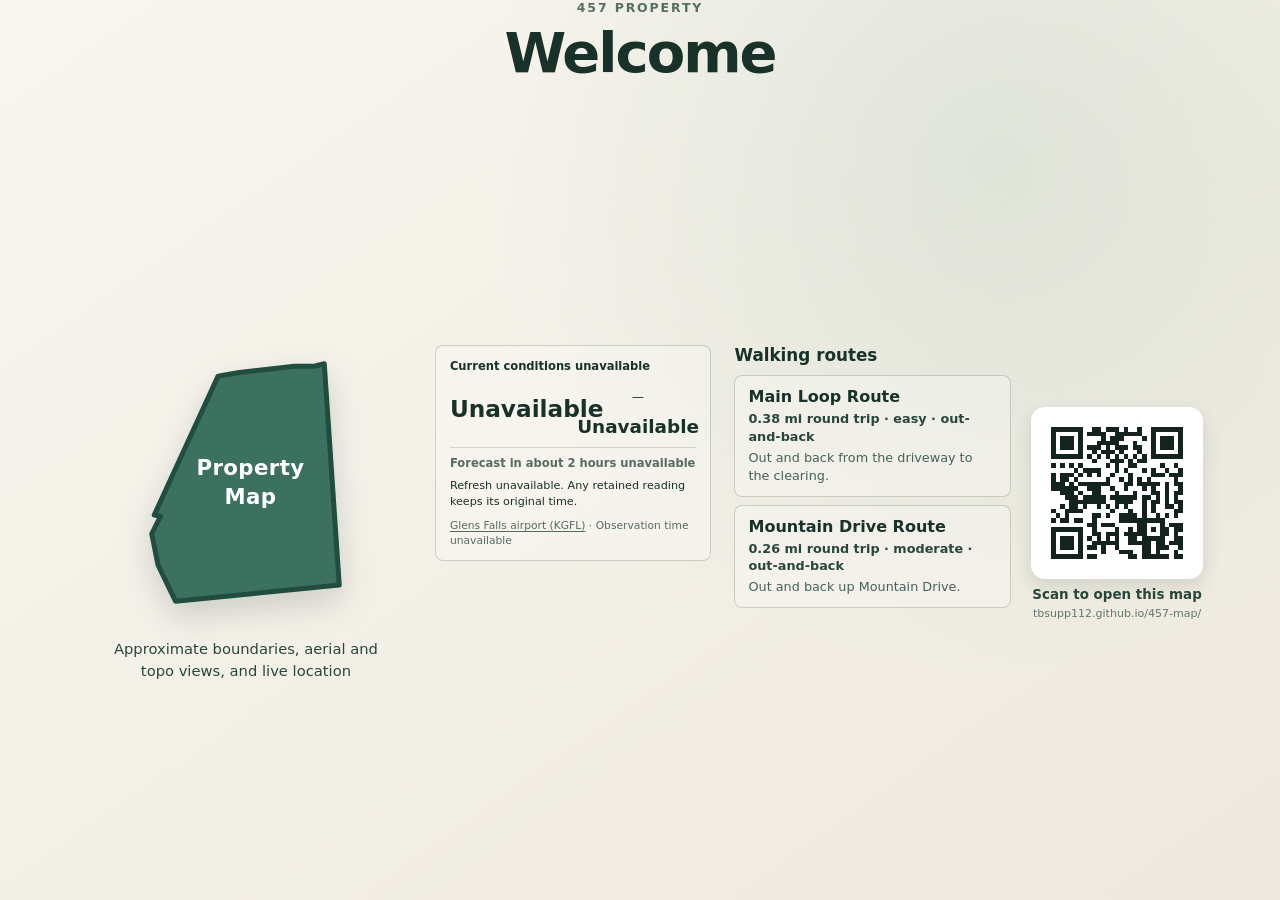
<file: index.html>
<!doctype html>
<html lang="en">
<head>
  <meta charset="utf-8">
  <meta name="viewport" content="width=device-width, initial-scale=1, viewport-fit=cover">
  <meta name="theme-color" content="#f3f0e8">
  <title>457 Property</title>
  <link rel="icon" href="data:,">
  <link rel="stylesheet" href="shared.css?v=20261123-1">
  <link rel="stylesheet" href="home.css?v=20261123-1">
</head>
<body>
  <header class="home-header">
    <p>457 Property</p>
    <h1>Welcome</h1>
  </header>
  <main class="home-main">
    <div class="home-layout">
    <a class="map-card" href="map.html?focus=property" aria-label="Open the Property Map">
      <svg class="parcel-icon" viewBox="0 0 180 220" role="img" aria-labelledby="map-icon-title">
        <title id="map-icon-title">Property Map</title>
        <path d="M17 136 L22 137 L15 151 L20 176 L34 205 L165 192 L153 15 L145 17 L129 17 L85 22 L68 25 Z"></path>
        <text x="94" y="104">Property</text>
        <text x="94" y="127">Map</text>
      </svg>
      <span>Approximate boundaries, aerial and topo views, and live location</span>
    </a>
    <section class="home-weather" aria-labelledby="home-weather-title">
      <h2 id="home-weather-title" class="weather-accessible-title">Weather</h2>
      <div id="home-weather-content"><p>Weather is unavailable.</p></div>
    </section>
    <section class="home-routes" id="home-routes" aria-labelledby="home-routes-title" hidden>
      <h2 id="home-routes-title">Walking routes</h2>
      <div id="home-route-list"></div>
    </section>
    <!-- Static QR target: regenerate this asset if the public site URL changes. -->
    <section class="home-qr" aria-labelledby="home-qr-caption">
      <div class="home-qr-image">
        <img src="assets/qr/457-map-qr.svg" width="165" height="165" alt="QR code linking to the 457 Property map">
      </div>
      <p id="home-qr-caption">Scan to open this map</p>
      <p class="home-qr-url">tbsupp112.github.io/457-map/</p>
    </section>
    </div>
  </main>
  <script src="route-details.js?v=20261123-1" defer></script>
  <script src="weather.js?v=20261123-1" defer></script>
  <script src="home.js?v=20261123-1" defer></script>
</body>
</html>
</file>
<file: shared.css>
:root {
  --shared-surface-dark: rgba(20, 35, 29, 0.95);
  --shared-surface-light: #f3f0e8;
  --shared-text-on-dark: #ffffff;
  --shared-text-deep: #183129;
  --shared-text-muted: #61776f;
  --shared-accent: #3c7160;
  --shared-accent-dark: #214d40;
  --shared-accent-deep: #173a2f;
}

.route-details-popout {
  position: absolute;
  z-index: 20;
  width: min(350px, calc(100vw - 44px));
  padding: 17px;
  border: 1px solid rgba(41, 70, 60, 0.3);
  border-radius: 13px;
  color: var(--shared-text-deep);
  background: rgba(253, 252, 247, 0.98);
  box-shadow: 0 16px 40px rgba(28, 50, 42, 0.25);
}
.route-details-popout[hidden] { display: none; }
.route-details-popout h3 { margin: 0 34px 10px 0; font-size: 1.05rem; }
.route-details-close {
  position: absolute;
  top: 7px;
  right: 8px;
  width: 32px;
  height: 32px;
  padding: 0;
  border: 0;
  border-radius: 7px;
  color: #29463c;
  background: transparent;
  font-size: 25px;
  line-height: 1;
  cursor: pointer;
}
.route-details-close:hover,
.route-details-close:focus-visible { background: rgba(60, 113, 96, 0.12); }
.route-elevation-chart { width: 100%; height: auto; display: block; overflow: visible; }
.route-elevation-baseline { stroke: rgba(41, 70, 60, 0.24); stroke-width: 1; }
.route-elevation-area { fill: rgba(60, 113, 96, 0.13); }
.route-elevation-line {
  fill: none;
  stroke: var(--shared-accent);
  stroke-width: 3;
  stroke-linecap: round;
  stroke-linejoin: round;
}
.route-elevation-label { fill: var(--shared-text-muted); font-size: 10px; font-weight: 700; }
.route-elevation-unavailable { margin: 14px 0; color: var(--shared-text-muted); font-size: 0.8rem; }
.route-elevation-stats {
  display: grid;
  grid-template-columns: 1fr 1fr;
  gap: 8px;
  margin-top: 5px;
}
.route-elevation-stats span {
  display: grid;
  gap: 2px;
  padding: 8px 9px;
  border-radius: 8px;
  background: rgba(60, 113, 96, 0.08);
}
.route-elevation-stats small { color: var(--shared-text-muted); font-size: 0.68rem; }
.route-elevation-stats strong { font-size: 0.9rem; }
.route-elevation-note { margin: 10px 0; color: var(--shared-text-muted); font-size: 0.72rem; line-height: 1.4; }

.property-weather { color: var(--shared-text-deep); font-size: 0.78rem; line-height: 1.4; }
.property-weather p { margin: 0; }
.weather-accessible-title { position: absolute !important; width: 1px; height: 1px; padding: 0; margin: -1px !important; overflow: hidden; clip-path: inset(50%); white-space: nowrap; border: 0; }
.weather-status { margin-bottom: 5px !important; font-size: 0.72rem; font-weight: 700; }
.weather-status--stale { color: #8a4e13; }
.weather-metrics { display: grid; grid-template-columns: minmax(0, 1fr) minmax(0, 1fr); align-items: center; gap: 8px; }
.weather-temperature-group { min-width: 0; }
.weather-temperature-line { display: flex; align-items: center; flex-wrap: wrap; gap: 6px; }
.weather-temperature { font-size: 1.65rem; font-weight: 750; line-height: 1.2; }
.weather-condition-icon { width: 36px; height: 36px; flex: 0 0 36px; fill: none; stroke: currentColor; stroke-width: 1.8; stroke-linecap: round; stroke-linejoin: round; }
.weather-condition-text { margin-top: 3px !important; font-size: 0.7rem; }
.weather-wind { display: grid; justify-items: center; text-align: center; min-width: 0; }
.weather-wind-symbol { display: grid; place-items: center; height: 36px; font-size: 0.75rem; }
.weather-wind-arrow { width: 32px; height: 36px; fill: none; stroke: currentColor; stroke-width: 2.8; stroke-linecap: round; stroke-linejoin: round; }
.weather-wind-speed { font-size: 1.15rem; font-weight: 750; line-height: 1.25; }
.weather-wind-unit { font-size: 0.72em; font-weight: 600; }
.weather-wind-direction, .weather-wind-gust { font-size: 0.69rem; }
.weather-reading + .weather-reading { margin-top: 2px; }
.weather-observed-precipitation { margin-top: 7px !important; }
.weather-station { margin-top: 9px !important; color: #566b63; font-size: 0.67rem; }
.weather-station a { color: inherit; text-underline-offset: 2px; }
.weather-forecast { margin-top: 9px; padding-top: 7px; border-top: 1px solid rgba(41, 70, 60, 0.18); color: #566b63; font-size: 0.72rem; }
.weather-forecast-title { margin-bottom: 5px !important; font-weight: 700; }
.weather-forecast .weather-temperature { font-size: 1.1rem; }
.weather-forecast .weather-condition-icon { width: 26px; height: 26px; flex-basis: 26px; }
.weather-forecast .weather-wind-symbol { height: 26px; }
.weather-forecast .weather-wind-arrow { width: 23px; height: 26px; stroke-width: 2.5; }
.weather-forecast .weather-wind-speed { font-size: 0.9rem; }
.weather-forecast .weather-wind-direction { font-size: 0.65rem; }
.weather-forecast .weather-reading { margin-top: 4px; }
.weather-message { margin-top: 7px !important; font-size: 0.7rem; }
.property-weather--compact .weather-temperature { font-size: 1.45rem; }
.property-weather--compact .weather-forecast .weather-temperature { font-size: 1.05rem; }
</file>
<file: home.css>
:root {
  color-scheme: light;
  font-family: Inter, ui-sans-serif, system-ui, -apple-system, BlinkMacSystemFont, "Segoe UI", sans-serif;
  color: var(--shared-text-deep);
  background: var(--shared-surface-light);
}

* { box-sizing: border-box; }
button { font: inherit; }

body {
  min-height: 100vh;
  min-height: 100dvh;
  margin: 0;
  display: grid;
  grid-template-rows: auto 1fr;
  background: radial-gradient(circle at 78% 18%, rgba(104, 156, 131, 0.14), transparent 32rem), linear-gradient(145deg, #f8f6ef 0%, #eee9de 100%);
}

.home-header { padding: clamp(28px, 6vw, 64px) clamp(22px, 7vw, 92px) 0; }
.home-header p {
  margin: 0 0 5px;
  color: #547064;
  font-size: 0.78rem;
  font-weight: 800;
  letter-spacing: 0.15em;
  text-transform: uppercase;
}
.home-header h1 {
  margin: 0;
  font-size: clamp(2rem, 4.5vw, 3.5rem);
  font-weight: 650;
  letter-spacing: -0.035em;
}
.home-main {
  width: 100%;
  display: grid;
  place-items: center;
  padding: clamp(30px, 6vw, 72px) clamp(22px, 7vw, 92px);
}
.home-layout {
  width: min(1120px, 100%);
  display: grid;
  grid-template-areas:
    "map"
    "weather"
    "routes"
    "qr";
  justify-items: center;
  align-items: start;
  gap: clamp(24px, 4vh, 36px);
}
.map-card {
  grid-area: map;
  width: min(310px, 82vw);
  display: flex;
  flex-direction: column;
  align-items: center;
  gap: 18px;
  color: #29463c;
  text-align: center;
  text-decoration: none;
  transition: transform 160ms ease, color 160ms ease;
}
.parcel-icon {
  width: min(235px, 64vw);
  overflow: visible;
  filter: drop-shadow(0 13px 16px rgba(28, 50, 42, 0.18));
}
.parcel-icon path {
  fill: var(--shared-accent);
  stroke: var(--shared-accent-dark);
  stroke-linejoin: round;
  stroke-width: 4;
}
.parcel-icon text {
  fill: #fff;
  font-size: 17px;
  font-weight: 750;
  letter-spacing: 0.02em;
  text-anchor: middle;
}
.map-card span { max-width: 290px; font-size: 0.92rem; line-height: 1.5; }
.map-card:hover, .map-card:focus-visible { color: #102b22; transform: translateY(-4px); }
.map-card:focus-visible { border-radius: 8px; outline: 3px solid #b36c2d; outline-offset: 8px; }

.home-qr {
  grid-area: qr;
  display: grid;
  justify-items: center;
  gap: 5px;
  color: #29463c;
  text-align: center;
}
.home-qr-image {
  display: grid;
  place-items: center;
  padding: 11px;
  border-radius: 14px;
  background: var(--shared-text-on-dark);
  box-shadow: 0 7px 18px rgba(28, 50, 42, 0.13);
}
.home-qr img {
  width: clamp(120px, 31vw, 165px);
  height: auto;
  display: block;
}
.home-qr p { margin: 0; }
.home-qr-image + p { margin-top: 3px; font-size: 0.84rem; font-weight: 750; }
.home-qr-url { color: var(--shared-text-muted); font-size: 0.69rem; }

.home-routes {
  grid-area: routes;
  width: min(440px, 86vw);
  position: relative;
}
.home-weather {
  grid-area: weather;
  width: min(440px, 100%);
  padding: 12px 14px;
  border: 1px solid rgba(41, 70, 60, 0.22);
  border-radius: 8px;
  background: rgba(255, 255, 255, 0.28);
}
.home-weather h2 { margin: 0 0 8px; font-size: 1rem; }
.home-routes h2 { margin: 0 0 10px; font-size: 1.05rem; }
#home-route-list { display: grid; gap: 8px; }
.home-route-entry { position: relative; }
.route-card {
  width: 100%;
  display: grid;
  gap: 3px;
  padding: 11px 13px;
  border: 1px solid rgba(41, 70, 60, 0.22);
  border-radius: 8px;
  color: inherit;
  background: rgba(255, 255, 255, 0.28);
  text-align: left;
  cursor: pointer;
}
.route-card:hover,
.route-card:focus-visible,
.route-card[aria-expanded="true"] {
  border-color: var(--shared-accent);
  background: rgba(255, 255, 255, 0.56);
}
.route-card:focus-visible { outline: 3px solid #b36c2d; outline-offset: 2px; }
.route-card span { font-size: 0.78rem; line-height: 1.4; }
.route-card-title { font-size: 1rem; line-height: 1.25; }
.route-card-facts { color: #29463c; font-weight: 650; }
.route-card-description { color: #456158; }

.route-details-popout {
  top: calc(100% + 10px);
  right: 0;
}
.route-map-link {
  display: inline-flex;
  min-height: 38px;
  align-items: center;
  padding: 7px 11px;
  border-radius: 7px;
  color: var(--shared-text-on-dark);
  background: var(--shared-accent);
  font-size: 0.78rem;
  font-weight: 750;
  text-decoration: none;
}
.route-map-link:hover,
.route-map-link:focus-visible { background: var(--shared-accent-dark); }

@media (max-width: 600px) {
  .home-main { justify-content: flex-start; }
}

@media (min-width: 620px) {
  .home-layout {
    grid-template-areas: "map map" "weather routes" "qr qr";
    grid-template-columns: minmax(0, 1fr) minmax(0, 1fr);
    justify-items: stretch;
    align-items: start;
    gap: clamp(20px, 2.8vw, 32px);
  }

  .map-card { width: min(360px, 100%); justify-self: center; }
  .parcel-icon { width: clamp(155px, 26vw, 225px); }
  .map-card span { font-size: clamp(0.82rem, 1.5vw, 0.92rem); }
  .home-weather, .home-routes { width: 100%; }
  .home-qr { justify-self: center; }
  .home-qr img { width: clamp(110px, 15vw, 150px); }
  .home-routes h2 { font-size: clamp(0.98rem, 1.5vw, 1.05rem); }
  .route-card { padding: 11px 13px; }
  .route-card-title { font-size: clamp(0.93rem, 1.5vw, 1rem); }
  .route-card span { font-size: clamp(0.75rem, 1.2vw, 0.8rem); }
  .route-details-popout {
    top: calc(100% + 10px);
    right: 0;
    transform: none;
  }
}

@media (min-width: 980px) {
  .home-layout {
    grid-template-areas: "map weather routes qr";
    grid-template-columns: minmax(260px, 1.2fr) minmax(220px, 1fr) minmax(220px, 1fr) minmax(120px, 0.6fr);
    justify-items: stretch;
    align-items: start;
    gap: clamp(14px, 1.8vw, 24px);
  }
  .map-card { width: 100%; }
  .home-qr { align-self: center; }
  .route-details-popout { top: 50%; right: calc(100% + 12px); transform: translateY(-50%); }
}

@media (min-width: 601px) {
  body {
    align-content: center;
    justify-items: center;
    row-gap: 42px;
  }

  .home-header {
    padding: 0;
    text-align: center;
  }

  .home-main {
    padding: 0 clamp(18px, 3vw, 32px);
    justify-content: center;
  }
}
</file>
